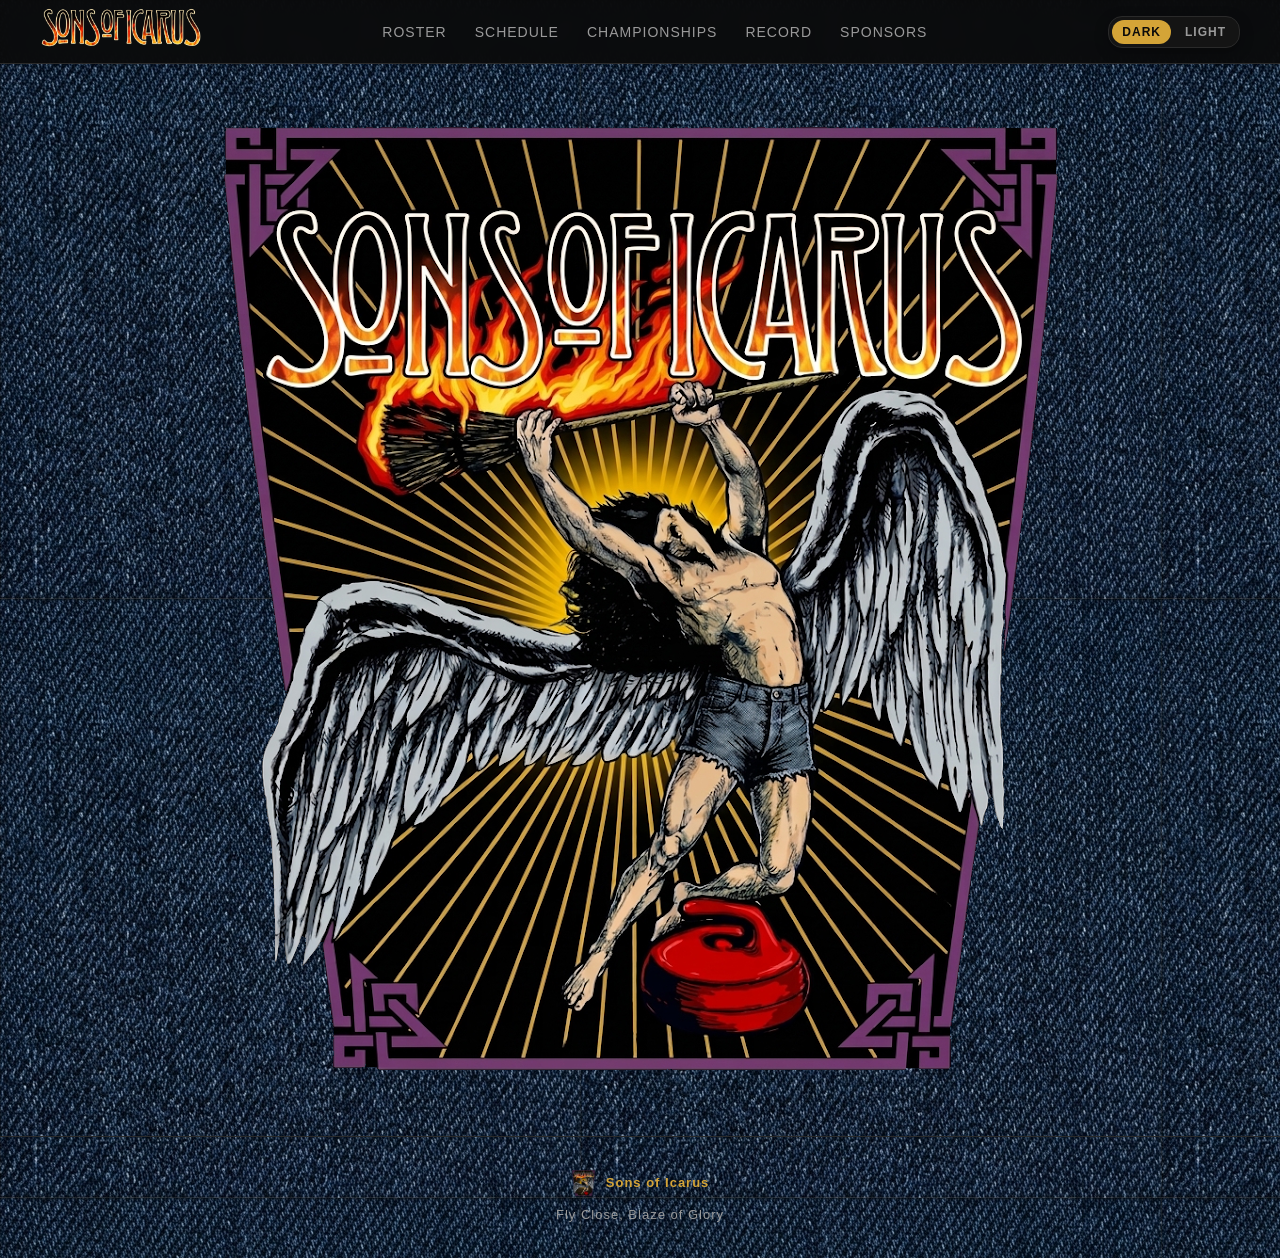
<file: index.html>
<!DOCTYPE html>
<html lang="en">
<head>
  <meta charset="UTF-8">
  <meta name="viewport" content="width=device-width, initial-scale=1.0">
  <title>Sons of Icarus</title>
  <link rel="icon" type="image/svg+xml" href="favicon.svg">
  <link rel="stylesheet" href="styles.css">
  <style>
    .splash {
      min-height: calc(100vh - 64px - 130px);
      display: flex;
      align-items: center;
      justify-content: center;
      padding: 24px;
    }

    .splash img {
      max-width: 90%;
      height: auto;
    }
  </style>
</head>
<body>

  <div id="nav"></div>

  <main class="splash">
    <img src="soi-logo2.png" alt="Sons of Icarus logo">
  </main>

  <div id="footer"></div>

  <script src="scripts.js"></script>
</body>
</html>
</file>
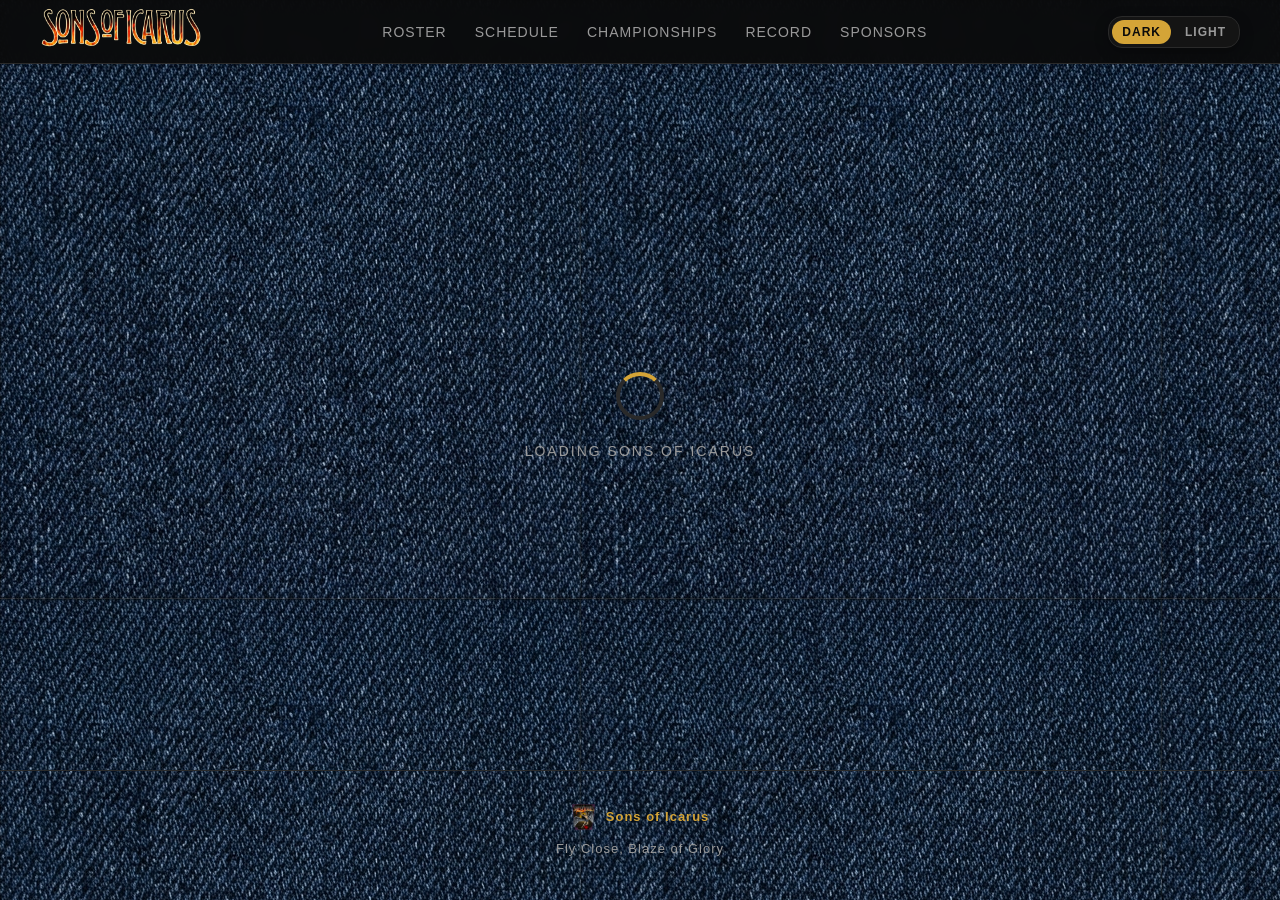
<file: qrcode.html>
<!DOCTYPE html>
<html lang="en">
<head>
  <meta charset="UTF-8">
  <meta name="viewport" content="width=device-width, initial-scale=1.0">
  <title>Sons of Icarus</title>
  <link rel="icon" type="image/svg+xml" href="favicon.svg">
  <link rel="stylesheet" href="styles.css">
  <style>
    .splash {
      min-height: calc(100vh - 64px - 130px);
      display: flex;
      flex-direction: column;
      align-items: center;
      justify-content: center;
      gap: 20px;
      padding: 24px;
      text-align: center;
    }

    .loader {
      width: 48px;
      height: 48px;
      border: 4px solid var(--border);
      border-top-color: var(--gold);
      border-radius: 50%;
      animation: spin 1s linear infinite;
    }

    @keyframes spin {
      to { transform: rotate(360deg); }
    }

    .splash p {
      color: var(--muted);
      letter-spacing: 2px;
      text-transform: uppercase;
      font-size: 14px;
    }
  </style>
</head>
<body>

  <div id="nav"></div>

  <main class="splash">
    <div class="loader"></div>
    <p>Loading Sons of Icarus</p>
  </main>

  <div id="footer"></div>

  <script src="scripts.js"></script>
  <script>
    setTimeout(function () {
      window.location.replace('/');
    }, 3000);
  </script>
</body>
</html>
</file>
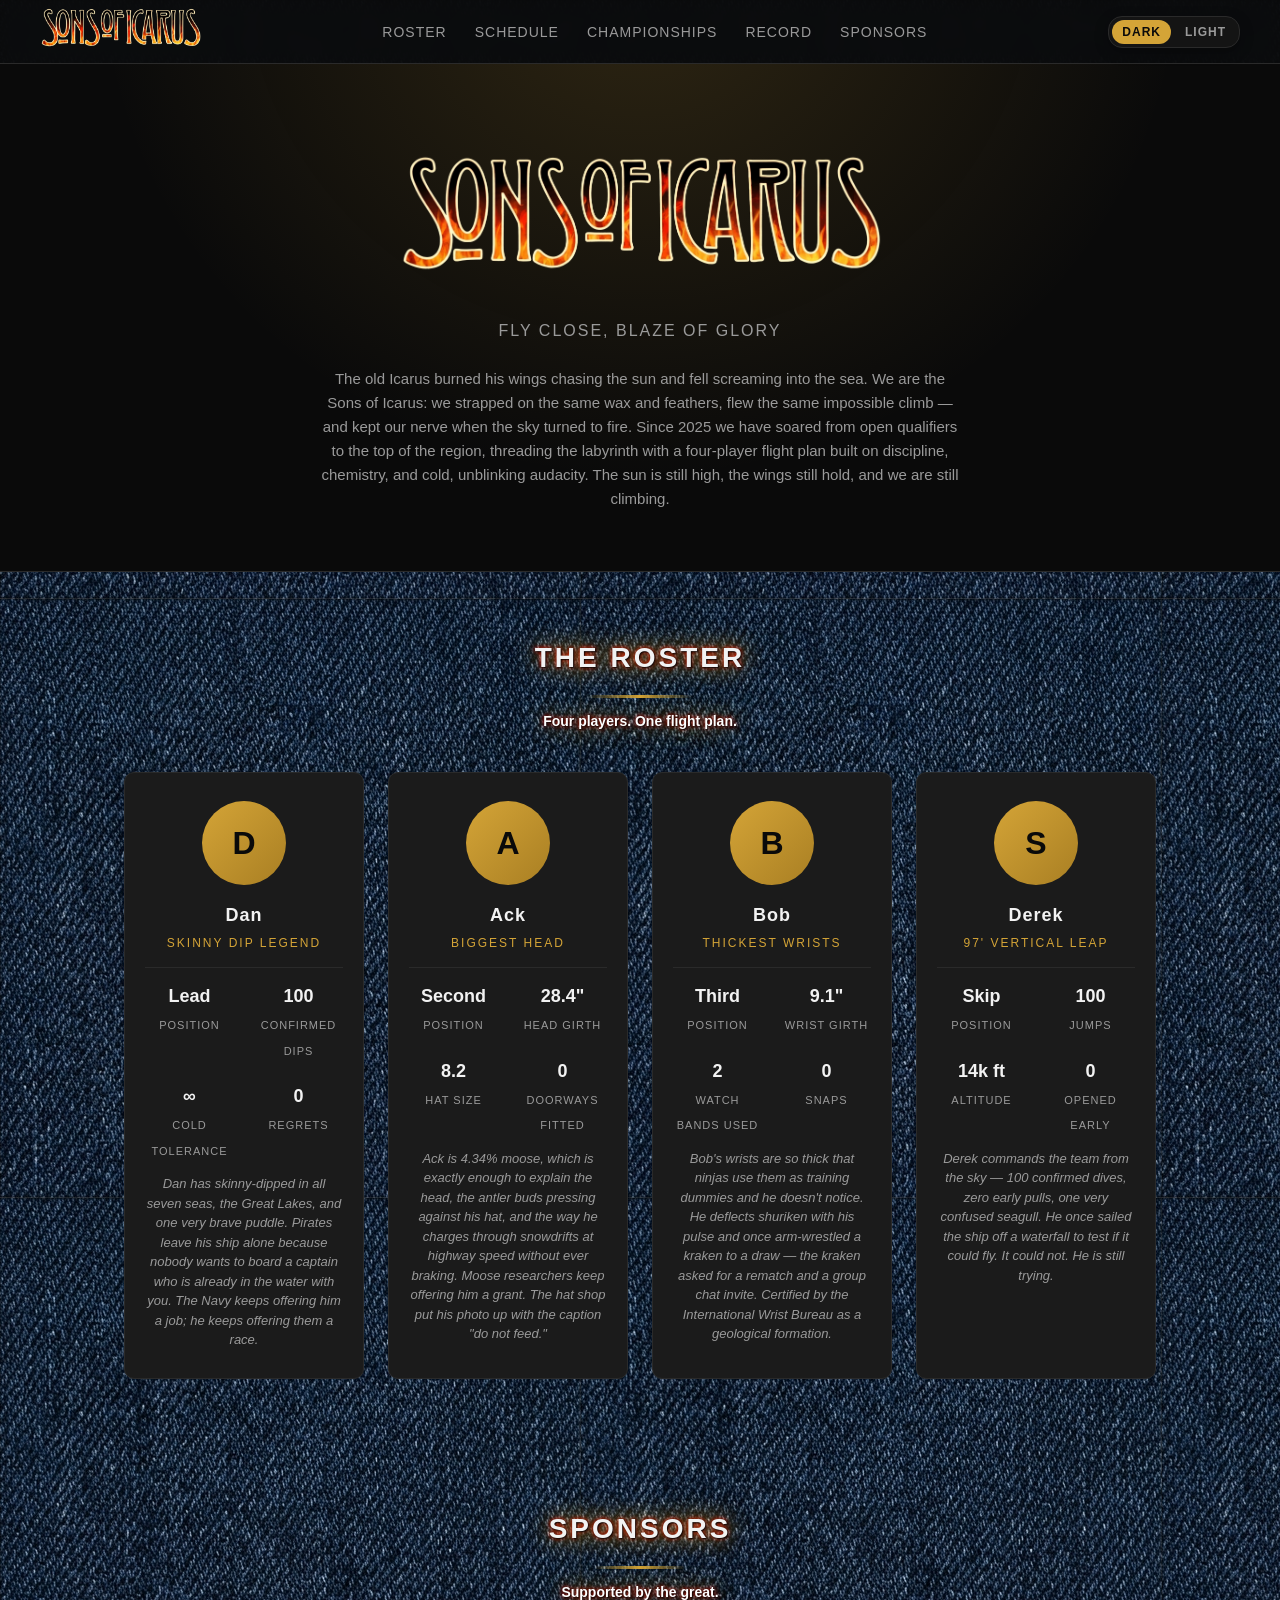
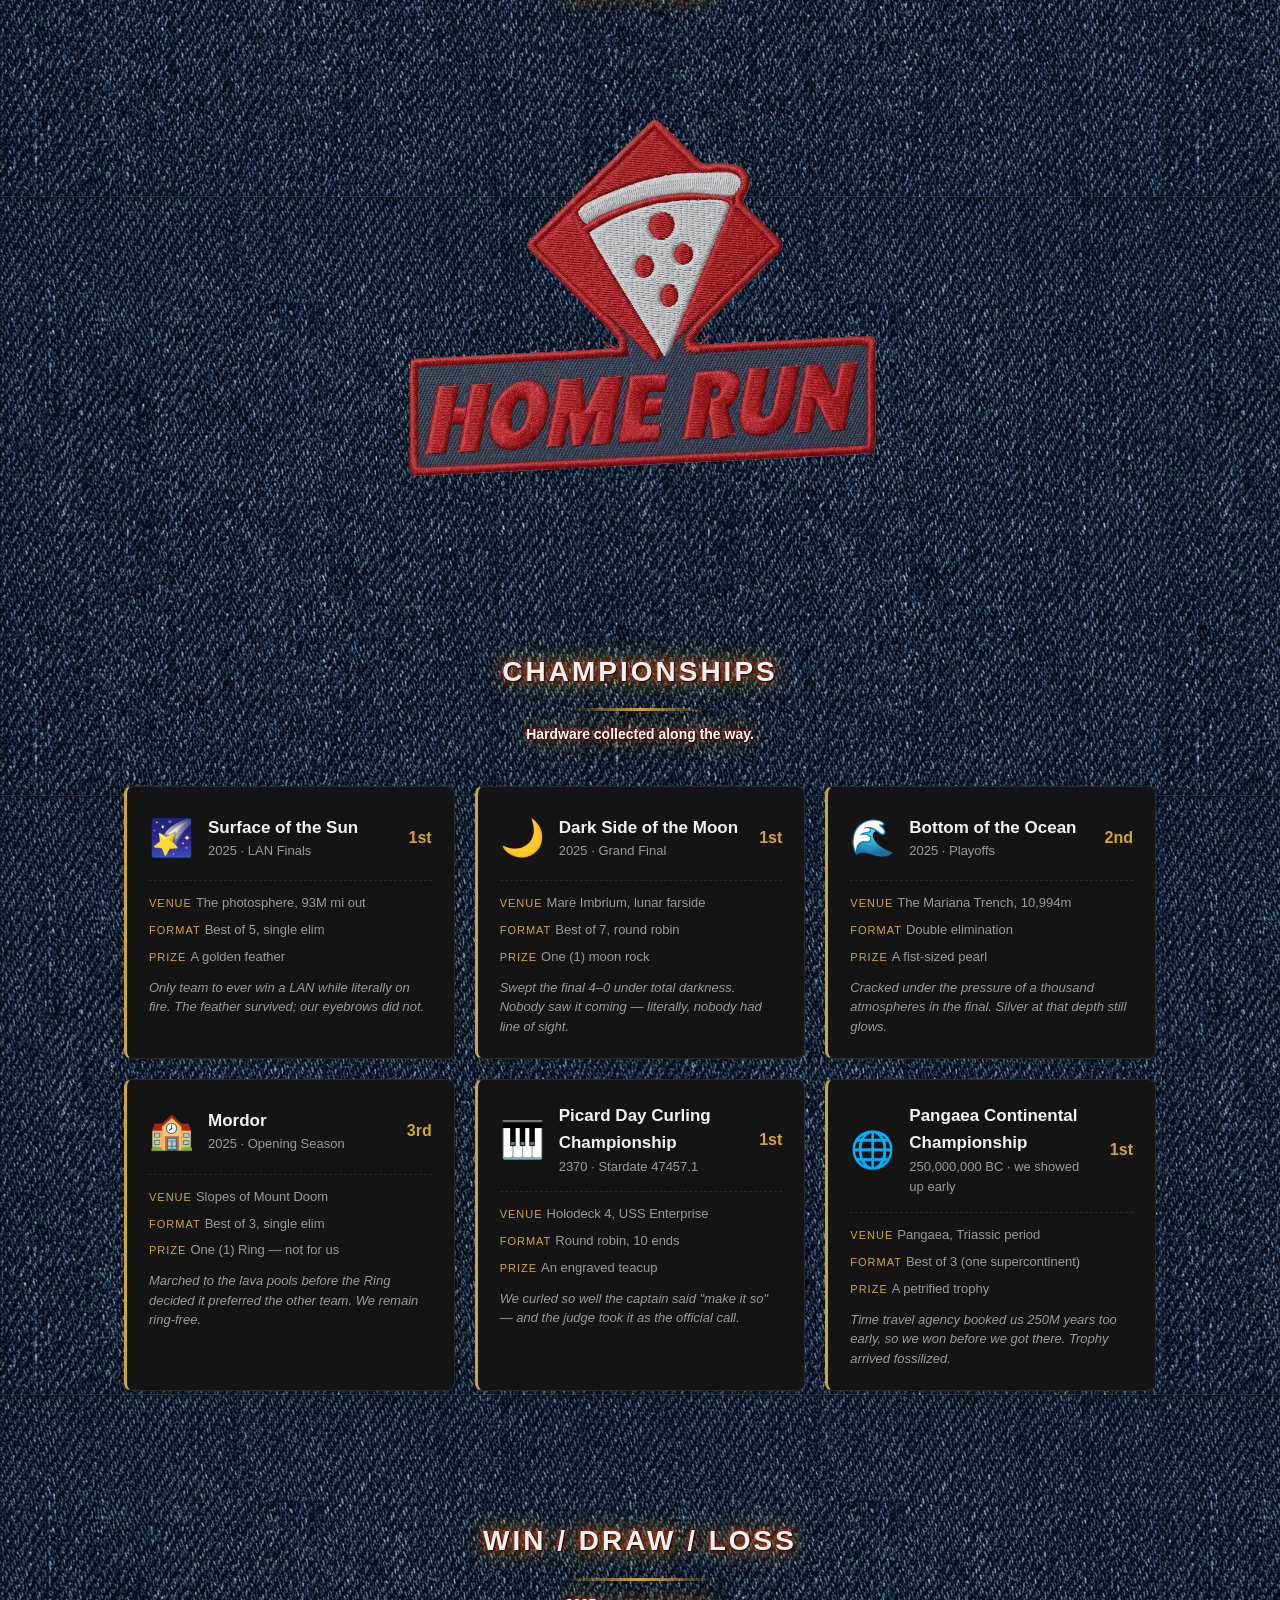
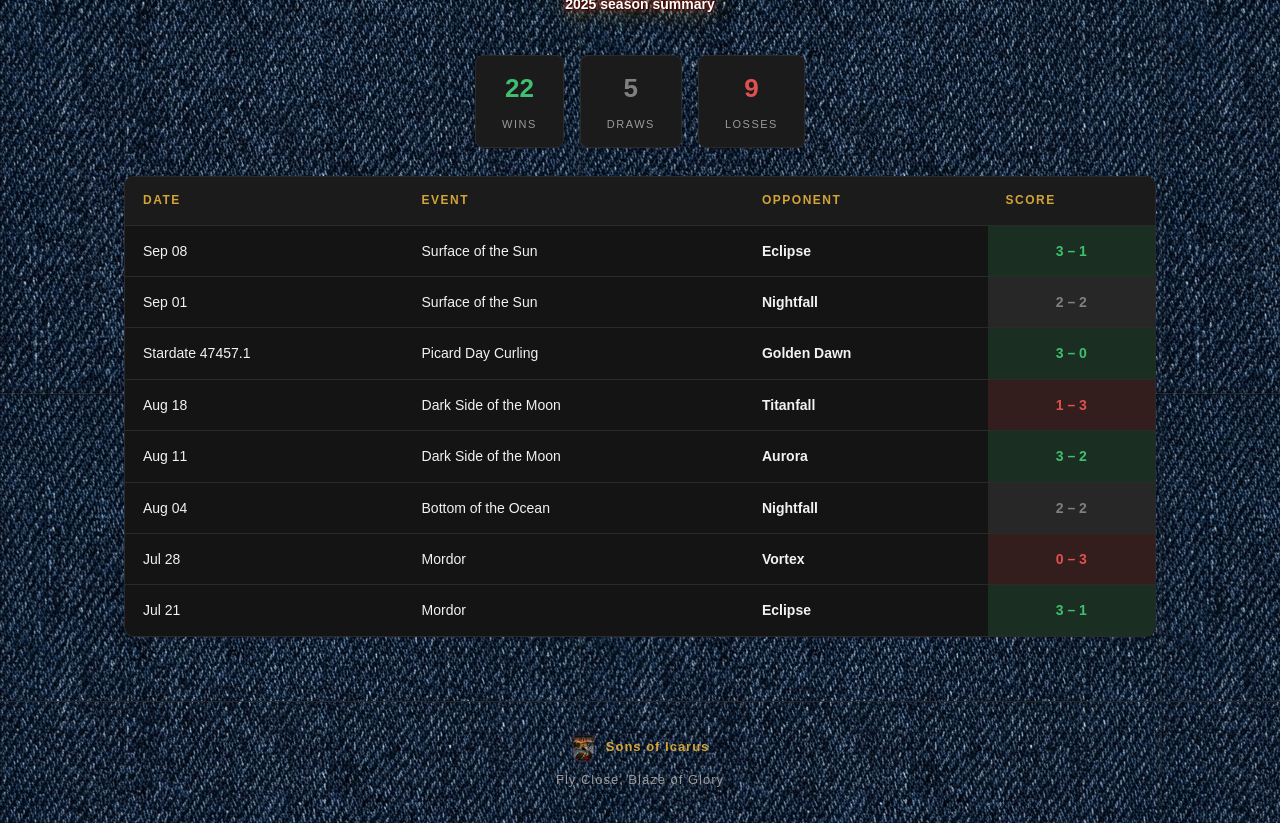
<file: team.html>
<!DOCTYPE html>
<html lang="en">
<head>
  <meta charset="UTF-8">
  <meta name="viewport" content="width=device-width, initial-scale=1.0">
  <title>Sons of Icarus — Team</title>
  <link rel="icon" type="image/svg+xml" href="favicon.svg">
  <link rel="stylesheet" href="styles.css">
</head>
<body>

  <div id="nav"></div>

  <header class="hero">
    <img class="logo" src="header-logo.png" alt="Sons of Icarus logo">
    <p class="tagline">Fly Close, Blaze of Glory</p>
    <p class="sub">
      The old Icarus burned his wings chasing the sun and fell screaming into the sea.
      We are the Sons of Icarus: we strapped on the same wax and feathers, flew the
      same impossible climb — and kept our nerve when the sky turned to fire.
      Since 2025 we have soared from open qualifiers to the top of the region,
      threading the labyrinth with a four-player flight plan built on discipline,
      chemistry, and cold, unblinking audacity. The sun is still high, the wings
      still hold, and we are still climbing.
    </p>
  </header>

  <section id="roster">
    <div class="section-header">
      <h2>The Roster</h2>
      <p class="section-intro">Four players. One flight plan.</p>
    </div>
    <div class="roster">

      <div class="player">
        <div class="avatar">D</div>
        <h3>Dan</h3>
        <p class="role">Skinny Dip Legend</p>
        <div class="stats">
          <div class="stat"><b>Lead</b><span>Position</span></div>
          <div class="stat"><b>100</b><span>Confirmed Dips</span></div>
          <div class="stat"><b>&#8734;</b><span>Cold Tolerance</span></div>
          <div class="stat"><b>0</b><span>Regrets</span></div>
        </div>
        <p class="bio">Dan has skinny-dipped in all seven seas, the Great Lakes, and one very brave puddle. Pirates leave his ship alone because nobody wants to board a captain who is already in the water with you. The Navy keeps offering him a job; he keeps offering them a race.</p>
      </div>

      <div class="player">
        <div class="avatar">A</div>
        <h3>Ack</h3>
        <p class="role">Biggest Head</p>
        <div class="stats">
          <div class="stat"><b>Second</b><span>Position</span></div>
          <div class="stat"><b>28.4"</b><span>Head Girth</span></div>
          <div class="stat"><b>8.2</b><span>Hat Size</span></div>
          <div class="stat"><b>0</b><span>Doorways Fitted</span></div>
        </div>
        <p class="bio">Ack is 4.34% moose, which is exactly enough to explain the head, the antler buds pressing against his hat, and the way he charges through snowdrifts at highway speed without ever braking. Moose researchers keep offering him a grant. The hat shop put his photo up with the caption "do not feed."</p>
      </div>

      <div class="player">
        <div class="avatar">B</div>
        <h3>Bob</h3>
        <p class="role">Thickest Wrists</p>
        <div class="stats">
          <div class="stat"><b>Third</b><span>Position</span></div>
          <div class="stat"><b>9.1"</b><span>Wrist Girth</span></div>
          <div class="stat"><b>2</b><span>Watch Bands Used</span></div>
          <div class="stat"><b>0</b><span>Snaps</span></div>
        </div>
        <p class="bio">Bob's wrists are so thick that ninjas use them as training dummies and he doesn't notice. He deflects shuriken with his pulse and once arm-wrestled a kraken to a draw — the kraken asked for a rematch and a group chat invite. Certified by the International Wrist Bureau as a geological formation.</p>
      </div>

      <div class="player">
        <div class="avatar">S</div>
        <h3>Derek</h3>
        <p class="role">97' Vertical Leap</p>
        <div class="stats">
          <div class="stat"><b>Skip</b><span>Position</span></div>
          <div class="stat"><b>100</b><span>Jumps</span></div>
          <div class="stat"><b>14k ft</b><span>Altitude</span></div>
          <div class="stat"><b>0</b><span>Opened Early</span></div>
        </div>
        <p class="bio">Derek commands the team from the sky — 100 confirmed dives, zero early pulls, one very confused seagull. He once sailed the ship off a waterfall to test if it could fly. It could not. He is still trying.</p>
      </div>

    </div>
  </section>

  <section id="sponsors" class="sponsors">
    <div class="section-header">
      <h2>Sponsors</h2>
      <p class="section-intro">Supported by the great.</p>
    </div>
    <a href="https://www.homeruneatery.com/" target="_blank" rel="noopener noreferrer">
      <img src="homerun.png" alt="Homerun Eatery">
    </a>
  </section>

  <section id="championships">
    <div class="section-header">
      <h2>Championships</h2>
      <p class="section-intro">Hardware collected along the way.</p>
    </div>
    <div class="trophies">

      <div class="trophy">
        <div class="trophy-head">
          <div class="cup">&#127776;</div>
          <div>
            <h3>Surface of the Sun</h3>
            <p class="event">2025 · LAN Finals</p>
          </div>
          <div class="place">1st</div>
        </div>
        <div class="trophy-meta">
          <span><span class="tag">Venue</span>The photosphere, 93M mi out</span>
          <span><span class="tag">Format</span>Best of 5, single elim</span>
          <span><span class="tag">Prize</span>A golden feather</span>
        </div>
        <p class="lore">Only team to ever win a LAN while literally on fire. The feather survived; our eyebrows did not.</p>
      </div>

      <div class="trophy">
        <div class="trophy-head">
          <div class="cup">&#127769;</div>
          <div>
            <h3>Dark Side of the Moon</h3>
            <p class="event">2025 · Grand Final</p>
          </div>
          <div class="place">1st</div>
        </div>
        <div class="trophy-meta">
          <span><span class="tag">Venue</span>Mare Imbrium, lunar farside</span>
          <span><span class="tag">Format</span>Best of 7, round robin</span>
          <span><span class="tag">Prize</span>One (1) moon rock</span>
        </div>
        <p class="lore">Swept the final 4–0 under total darkness. Nobody saw it coming — literally, nobody had line of sight.</p>
      </div>

      <div class="trophy">
        <div class="trophy-head">
          <div class="cup">&#127754;</div>
          <div>
            <h3>Bottom of the Ocean</h3>
            <p class="event">2025 · Playoffs</p>
          </div>
          <div class="place">2nd</div>
        </div>
        <div class="trophy-meta">
          <span><span class="tag">Venue</span>The Mariana Trench, 10,994m</span>
          <span><span class="tag">Format</span>Double elimination</span>
          <span><span class="tag">Prize</span>A fist-sized pearl</span>
        </div>
        <p class="lore">Cracked under the pressure of a thousand atmospheres in the final. Silver at that depth still glows.</p>
      </div>

      <div class="trophy">
        <div class="trophy-head">
          <div class="cup">&#127979;</div>
          <div>
            <h3>Mordor</h3>
            <p class="event">2025 · Opening Season</p>
          </div>
          <div class="place">3rd</div>
        </div>
        <div class="trophy-meta">
          <span><span class="tag">Venue</span>Slopes of Mount Doom</span>
          <span><span class="tag">Format</span>Best of 3, single elim</span>
          <span><span class="tag">Prize</span>One (1) Ring — not for us</span>
        </div>
        <p class="lore">Marched to the lava pools before the Ring decided it preferred the other team. We remain ring-free.</p>
      </div>

      <div class="trophy">
        <div class="trophy-head">
          <div class="cup">&#127929;</div>
          <div>
            <h3>Picard Day Curling Championship</h3>
            <p class="event">2370 · Stardate 47457.1</p>
          </div>
          <div class="place">1st</div>
        </div>
        <div class="trophy-meta">
          <span><span class="tag">Venue</span>Holodeck 4, USS Enterprise</span>
          <span><span class="tag">Format</span>Round robin, 10 ends</span>
          <span><span class="tag">Prize</span>An engraved teacup</span>
        </div>
        <p class="lore">We curled so well the captain said "make it so" — and the judge took it as the official call.</p>
      </div>

      <div class="trophy">
        <div class="trophy-head">
          <div class="cup">&#127760;</div>
          <div>
            <h3>Pangaea Continental Championship</h3>
            <p class="event">250,000,000 BC · we showed up early</p>
          </div>
          <div class="place">1st</div>
        </div>
        <div class="trophy-meta">
          <span><span class="tag">Venue</span>Pangaea, Triassic period</span>
          <span><span class="tag">Format</span>Best of 3 (one supercontinent)</span>
          <span><span class="tag">Prize</span>A petrified trophy</span>
        </div>
        <p class="lore">Time travel agency booked us 250M years too early, so we won before we got there. Trophy arrived fossilized.</p>
      </div>

    </div>
  </section>

  <section id="record">
    <div class="section-header">
      <h2>Win / Draw / Loss</h2>
      <p class="section-intro">2025 season summary</p>
    </div>

    <div class="record">
      <div class="chip win"><b>22</b><span>Wins</span></div>
      <div class="chip draw"><b>5</b><span>Draws</span></div>
      <div class="chip loss"><b>9</b><span>Losses</span></div>
    </div>

    <div class="table-wrap">
      <table>
        <thead>
          <tr>
            <th>Date</th>
            <th>Event</th>
            <th>Opponent</th>
            <th>Score</th>
          </tr>
        </thead>
        <tbody>
          <tr>
            <td>Sep 08</td>
            <td>Surface of the Sun</td>
            <td class="opponent">Eclipse</td>
            <td class="score win">3 – 1</td>
          </tr>
          <tr>
            <td>Sep 01</td>
            <td>Surface of the Sun</td>
            <td class="opponent">Nightfall</td>
            <td class="score draw">2 – 2</td>
          </tr>
          <tr>
            <td>Stardate 47457.1</td>
            <td>Picard Day Curling</td>
            <td class="opponent">Golden Dawn</td>
            <td class="score win">3 – 0</td>
          </tr>
          <tr>
            <td>Aug 18</td>
            <td>Dark Side of the Moon</td>
            <td class="opponent">Titanfall</td>
            <td class="score loss">1 – 3</td>
          </tr>
          <tr>
            <td>Aug 11</td>
            <td>Dark Side of the Moon</td>
            <td class="opponent">Aurora</td>
            <td class="score win">3 – 2</td>
          </tr>
          <tr>
            <td>Aug 04</td>
            <td>Bottom of the Ocean</td>
            <td class="opponent">Nightfall</td>
            <td class="score draw">2 – 2</td>
          </tr>
          <tr>
            <td>Jul 28</td>
            <td>Mordor</td>
            <td class="opponent">Vortex</td>
            <td class="score loss">0 – 3</td>
          </tr>
          <tr>
            <td>Jul 21</td>
            <td>Mordor</td>
            <td class="opponent">Eclipse</td>
            <td class="score win">3 – 1</td>
          </tr>
        </tbody>
      </table>
    </div>
  </section>

  <div id="footer"></div>

  <script src="scripts.js"></script>

</body>
</html>
</file>
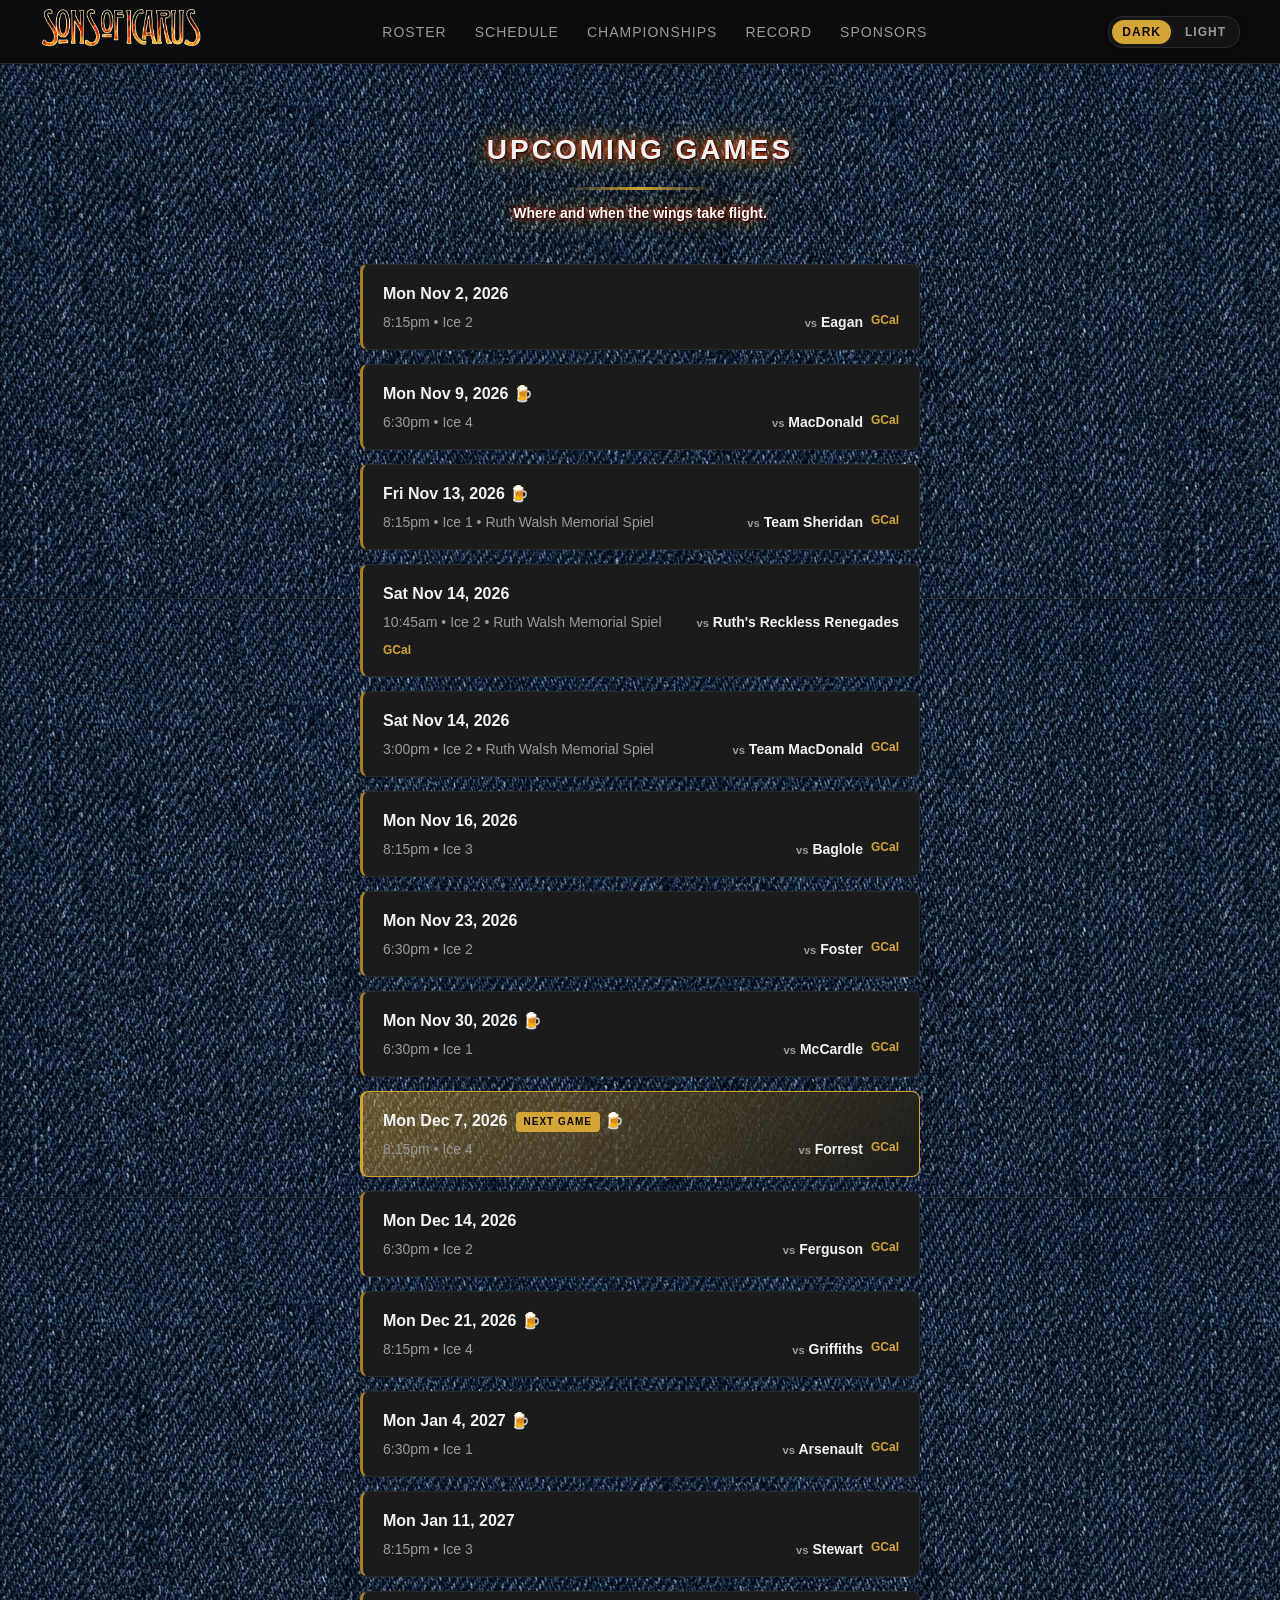
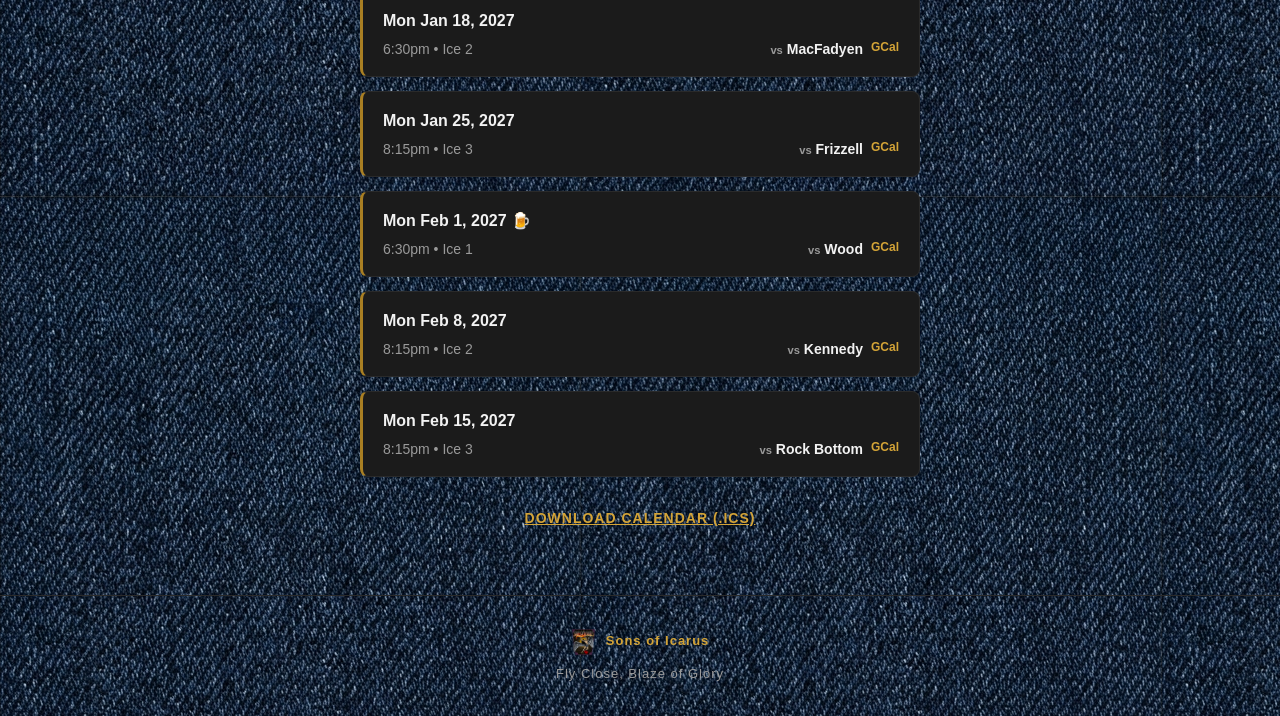
<file: team_schedule.html>
<!DOCTYPE html>
<html lang="en">
<head>
  <meta charset="UTF-8">
  <meta name="viewport" content="width=device-width, initial-scale=1.0">
  <title>Sons of Icarus — Schedule</title>
  <link rel="icon" type="image/svg+xml" href="favicon.svg">
  <link rel="stylesheet" href="styles.css">
  <style>
    .dl { text-align: center; margin: 28px 0 0; }
    .dl a { color: var(--gold); font-weight: 700; font-size: 14px; letter-spacing: 1px; text-transform: uppercase; }
    .schedule { list-style: none; margin: 0 auto; padding: 0; max-width: 560px; }
    .schedule li { background: var(--card); border: 1px solid var(--border);
                   border-left: 3px solid var(--gold-dark); border-radius: 8px;
                   margin-bottom: 14px; padding: 16px 20px; }
    .schedule .date { font-weight: 700; color: var(--text); }
    .schedule .details { display: flex; justify-content: space-between; gap: 8px;
                         margin-top: 4px; color: var(--muted); font-size: 14px; flex-wrap: wrap; }
    .schedule .opp { font-weight: 600; color: var(--text); margin-left: auto; text-align: right; }
    .schedule .vs { color: var(--muted); font-size: 0.8em; }
    .schedule .gc { color: var(--gold); font-weight: 700; font-size: 12px; text-decoration: none; }
    .schedule .gc:hover { text-decoration: underline; }
    .schedule li.next { border-color: var(--gold); border-left-color: var(--gold);
                        background: linear-gradient(135deg, rgba(212, 164, 55, 0.45), var(--card)); }
    .schedule .next-badge { display: inline-block; background: var(--gold); color: var(--bg);
                            border-radius: 4px; font-size: 10px; font-weight: 700;
                            letter-spacing: 1px; padding: 2px 8px; margin-left: 8px;
                            vertical-align: middle; text-transform: uppercase; }
  </style>
</head>
<body>

  <div id="nav"></div>

  <section id="schedule">
    <div class="section-header">
      <h2>Upcoming Games</h2>
      <p class="section-intro">Where and when the wings take flight.</p>
    </div>
    <ul class="schedule">
  <li data-date="2026-11-02"><div class="date">Mon Nov 2, 2026</div>
    <div class="details"><span>8:15pm &bull; Ice 2</span><span class="opp"><span class="vs">vs</span> Eagan</span></div></li>
  <li data-date="2026-11-09"><div class="date">Mon Nov 9, 2026</div>
    <div class="details"><span>6:30pm &bull; Ice 4</span><span class="opp"><span class="vs">vs</span> MacDonald</span></div></li>
  <li data-date="2026-11-13" class="spiel"><div class="date">Fri Nov 13, 2026</div>
    <div class="details"><span>8:15pm &bull; Ice 1 &bull; Ruth Walsh Memorial Spiel</span><span class="opp"><span class="vs">vs</span> Team Sheridan</span></div></li>
  <li data-date="2026-11-14" class="spiel"><div class="date">Sat Nov 14, 2026</div>
    <div class="details"><span>10:45am &bull; Ice 2 &bull; Ruth Walsh Memorial Spiel</span><span class="opp"><span class="vs">vs</span> Ruth's Reckless Renegades</span></div></li>
  <li data-date="2026-11-14" class="spiel"><div class="date">Sat Nov 14, 2026</div>
    <div class="details"><span>3:00pm &bull; Ice 2 &bull; Ruth Walsh Memorial Spiel</span><span class="opp"><span class="vs">vs</span> Team MacDonald</span></div></li>
  <li data-date="2026-11-16"><div class="date">Mon Nov 16, 2026</div>
    <div class="details"><span>8:15pm &bull; Ice 3</span><span class="opp"><span class="vs">vs</span> Baglole</span></div></li>
  <li data-date="2026-11-23"><div class="date">Mon Nov 23, 2026</div>
    <div class="details"><span>6:30pm &bull; Ice 2</span><span class="opp"><span class="vs">vs</span> Foster</span></div></li>
  <li data-date="2026-11-30"><div class="date">Mon Nov 30, 2026</div>
    <div class="details"><span>6:30pm &bull; Ice 1</span><span class="opp"><span class="vs">vs</span> McCardle</span></div></li>
  <li data-date="2026-12-07"><div class="date">Mon Dec 7, 2026</div>
    <div class="details"><span>8:15pm &bull; Ice 4</span><span class="opp"><span class="vs">vs</span> Forrest</span></div></li>
  <li data-date="2026-12-14"><div class="date">Mon Dec 14, 2026</div>
    <div class="details"><span>6:30pm &bull; Ice 2</span><span class="opp"><span class="vs">vs</span> Ferguson</span></div></li>
  <li data-date="2026-12-21"><div class="date">Mon Dec 21, 2026</div>
    <div class="details"><span>8:15pm &bull; Ice 4</span><span class="opp"><span class="vs">vs</span> Griffiths</span></div></li>
  <li data-date="2027-01-04"><div class="date">Mon Jan 4, 2027</div>
    <div class="details"><span>6:30pm &bull; Ice 1</span><span class="opp"><span class="vs">vs</span> Arsenault</span></div></li>
  <li data-date="2027-01-11"><div class="date">Mon Jan 11, 2027</div>
    <div class="details"><span>8:15pm &bull; Ice 3</span><span class="opp"><span class="vs">vs</span> Stewart</span></div></li>
  <li data-date="2027-01-18"><div class="date">Mon Jan 18, 2027</div>
    <div class="details"><span>6:30pm &bull; Ice 2</span><span class="opp"><span class="vs">vs</span> MacFadyen</span></div></li>
  <li data-date="2027-01-25"><div class="date">Mon Jan 25, 2027</div>
    <div class="details"><span>8:15pm &bull; Ice 3</span><span class="opp"><span class="vs">vs</span> Frizzell</span></div></li>
  <li data-date="2027-02-01"><div class="date">Mon Feb 1, 2027</div>
    <div class="details"><span>6:30pm &bull; Ice 1</span><span class="opp"><span class="vs">vs</span> Wood</span></div></li>
  <li data-date="2027-02-08"><div class="date">Mon Feb 8, 2027</div>
    <div class="details"><span>8:15pm &bull; Ice 2</span><span class="opp"><span class="vs">vs</span> Kennedy</span></div></li>
  <li data-date="2027-02-15"><div class="date">Mon Feb 15, 2027</div>
    <div class="details"><span>8:15pm &bull; Ice 3</span><span class="opp"><span class="vs">vs</span> Rock Bottom</span></div></li>
  </ul>
    <p class="dl"><a id="ics-link" href="#" download="sons-of-icarus-schedule.ics">Download calendar (.ics)</a></p>
  </section>

  <div id="footer"></div>

  <script src="scripts.js"></script>

  <script>
  const items = Array.from(document.querySelectorAll("li[data-date]"));
  const now = new Date();
  const gameTime = s => {
    const m = s.match(/(\d{1,2}):(\d{2})\s*([ap]m)?/i);
    if (!m) return null;
    return [parseInt(m[1], 10) % 12 + (m[3] ? (/pm/i.test(m[3]) ? 12 : 0) : 12), parseInt(m[2], 10)];
  };
  const endOf = li => {
    const d = new Date(li.dataset.date + "T00:00:00");
    const info = li.querySelector(".details span");
    const t = info ? gameTime(info.textContent) : null;
    if (t) d.setHours(t[0], t[1] + 90, 0, 0);
    else d.setHours(23, 59, 59, 999);
    return d;
  };
  const next = items.filter(li => !li.classList.contains("tbd")).find(li => endOf(li) >= now);
  if (next) {
    next.classList.add("next");
    const badge = document.createElement("span");
    badge.className = "next-badge";
    badge.textContent = "NEXT GAME";
    next.querySelector(".date").appendChild(badge);
  }
  for (const li of items) {
    const info = li.querySelector(".details span");
    if (info && /Ice [14]/.test(info.textContent)) {
      li.querySelector(".date").appendChild(document.createTextNode(" \u{1F37A}"));
    }
  }
  const pad2 = n => String(n).padStart(2, "0");
  const icsEscape = s => s.replace(/\\/g, "\\\\").replace(/;/g, "\\;").replace(/,/g, "\\,").replace(/\n/g, "\\n");
  for (const li of items) {
    const date = li.dataset.date.replace(/-/g, "");
    const info = li.querySelector(".details span").textContent;
    const oppEl = li.querySelector(".opp");
    const opp = oppEl ? oppEl.textContent.replace(/^vs\s*/, "").trim() : "";
    const t = gameTime(info);
    let dates;
    if (t) {
      const s = t[0] * 60 + t[1];
      const e = s + 90;
      dates = date + "T" + pad2(Math.floor(s / 60)) + pad2(s % 60) + "00/" +
              date + "T" + pad2(Math.floor(e / 60) % 24) + pad2(e % 60) + "00";
    } else {
      dates = date + "/" + date;
    }
    let text = oppEl && oppEl.querySelector(".vs") ? "Sons of Icarus vs " + opp : opp;
    if (li.classList.contains("spiel") && text) text += " (Ruth Walsh Memorial Spiel)";
    const params = new URLSearchParams({ action: "TEMPLATE", text, dates });
    const loc = info.match(/Ice\s*(\S+)/);
    if (loc) params.set("location", "Ice " + loc[1]);
    const a = document.createElement("a");
    a.className = "gc";
    a.href = "https://calendar.google.com/calendar/render?" + params.toString();
    a.target = "_blank";
    a.rel = "noopener";
    a.title = "Add to Google Calendar";
    a.textContent = "GCal";
    li.querySelector(".details").appendChild(a);
  }
  function buildIcs() {
    const stamp = new Date().toISOString().replace(/[-:]/g, "").split(".")[0] + "Z";
    const lines = ["BEGIN:VCALENDAR", "VERSION:2.0", "PRODID:-//sonsoficarus.org//Schedule//EN", "CALSCALE:GREGORIAN"];
    items.forEach(li => {
      const date = li.dataset.date.replace(/-/g, "");
      const infoEl = li.querySelector(".details span");
      const info = infoEl ? infoEl.textContent : "";
      const oppEl = li.querySelector(".opp");
      const opp = oppEl ? oppEl.textContent.replace(/^vs\s*/, "").trim() : "";
      const timeArr = gameTime(info);
      let summary = oppEl && oppEl.querySelector(".vs") ? "Sons of Icarus vs " + opp : opp;
      if (li.classList.contains("spiel") && summary) summary += " (Ruth Walsh Memorial Spiel)";
      const slug = s => s.toLowerCase().replace(/[^a-z0-9]+/g, "-").replace(/^-+|-+$/g, "");
      const uid = "soi-" + date + (li.classList.contains("spiel") ? "-spiel-" + slug(opp || info) : timeArr ? "" : "-" + slug(info)) + "@sonsoficarus.org";
      lines.push("BEGIN:VEVENT", "UID:" + uid, "DTSTAMP:" + stamp, "SUMMARY:" + icsEscape(summary));
      const loc = info.match(/Ice\s*(\S+)/);
      if (loc) lines.push("LOCATION:Ice " + loc[1]);
      if (timeArr) {
        const start = timeArr[0] * 60 + timeArr[1];
        const end = start + 90;
        lines.push("DTSTART:" + date + "T" + pad2(Math.floor(start / 60) % 24) + pad2(start % 60) + "00",
                   "DTEND:" + date + "T" + pad2(Math.floor(end / 60) % 24) + pad2(end % 60) + "00");
      } else {
        lines.push("DTSTART;VALUE=DATE:" + date);
      }
      lines.push("END:VEVENT");
    });
    lines.push("END:VCALENDAR");
    return lines.join("\r\n");
  }
  document.getElementById("ics-link").addEventListener("click", function (e) {
    e.preventDefault();
    const blob = new Blob([buildIcs()], { type: "text/calendar" });
    const a = document.createElement("a");
    a.href = URL.createObjectURL(blob);
    a.download = this.getAttribute("download");
    document.body.appendChild(a);
    a.click();
    a.remove();
    setTimeout(() => URL.revokeObjectURL(a.href), 1000);
  });
</script>
</body>
</html>
</file>
<file: styles.css>
:root {
  --bg: #0a0a0a;
  --panel: #141414;
  --card: #1b1b1b;
  --border: #2a2a2a;
  --gold: #d4a437;
  --gold-dark: #a97f23;
  --text: #f2f2f2;
  --muted: #9a9a9a;
  --green: #3fbf6f;
  --red: #e05050;
  --gray: #808080;
  --nav-bg: rgba(10, 10, 10, 0.92);
  --body-img: url("darkbg.png");
}

body.light {
  --bg: #e9e6e0;
  --panel: #ffffff;
  --card: #f4f2ec;
  --border: #c9c3b4;
  --gold: #d4a437;
  --gold-dark: #a97f23;
  --text: #1a1a1a;
  --muted: #5c5c5c;
  --nav-bg: rgba(255, 255, 255, 0.9);
  --body-img: url("lightbg.png");
}

* { box-sizing: border-box; margin: 0; padding: 0; }

html { scroll-behavior: smooth; }

[id] { scroll-margin-top: 80px; }

body {
  font-family: "Segoe UI", "Helvetica Neue", Arial, sans-serif;
  padding-top: 64px;
  background-color: var(--bg);
  background-image: var(--body-img);
  background-repeat: repeat;
  color: var(--text);
  line-height: 1.6;
}

/* ---------- Nav ---------- */
nav {
  position: fixed;
  top: 0;
  left: 0;
  right: 0;
  z-index: 100;
  display: flex;
  align-items: center;
  justify-content: space-between;
  padding: 0 40px;
  height: 64px;
  background: var(--nav-bg);
  border-bottom: 1px solid var(--border);
  backdrop-filter: blur(8px);
}

nav .brand {
  display: flex;
  align-items: center;
  gap: 12px;
  font-weight: 700;
  letter-spacing: 2px;
  text-transform: uppercase;
}

nav .brand img { height: 40px; width: auto; }

nav .brand span { color: var(--gold); }

nav ul {
  display: flex;
  list-style: none;
  gap: 28px;
}

nav a {
  color: var(--muted);
  text-decoration: none;
  font-size: 14px;
  letter-spacing: 1px;
  text-transform: uppercase;
  transition: color 0.2s;
}

nav a:hover { color: var(--gold); }

.nav-toggle {
  display: none;
  flex-direction: column;
  align-items: center;
  justify-content: center;
  gap: 5px;
  width: 40px;
  height: 40px;
  padding: 0;
  background: transparent;
  border: 1px solid var(--gold);
  border-radius: 8px;
  cursor: pointer;
}

.nav-toggle span {
  display: block;
  width: 20px;
  height: 2px;
  background: var(--gold);
  border-radius: 1px;
}

/* ---------- Theme toggle ---------- */
.theme-toggle {
  display: flex;
  flex-direction: row;
  gap: 4px;
  background: var(--panel);
  border: 1px solid var(--border);
  border-radius: 14px;
  padding: 3px;
  box-shadow: 0 4px 14px rgba(0, 0, 0, 0.3);
}

.theme-toggle button {
  border: none;
  background: transparent;
  color: var(--muted);
  padding: 5px 10px;
  border-radius: 12px;
  cursor: pointer;
  font-size: 12px;
  font-weight: 700;
  letter-spacing: 1px;
  text-transform: uppercase;
  transition: background 0.2s, color 0.2s;
}

.theme-toggle button.active {
  background: var(--gold);
  color: #0a0a0a;
}

/* ---------- Hero ---------- */
header.hero {
  text-align: center;
  padding: 90px 20px 60px;
  background:
    radial-gradient(ellipse at 50% -20%, rgba(212, 164, 55, 0.18), transparent 60%),
    var(--bg);
  border-bottom: 1px solid var(--border);
}

header.hero img.logo {
  height: 120px;
  width: auto;
  margin-bottom: 24px;
}

header.hero h1 {
  font-size: 44px;
  letter-spacing: 6px;
  text-transform: uppercase;
  color: var(--gold);
}

header.hero p.tagline {
  margin-top: 12px;
  color: var(--muted);
  font-size: 16px;
  letter-spacing: 2px;
  text-transform: uppercase;
}

header.hero p.sub {
  margin: 24px auto 0;
  max-width: 640px;
  color: var(--muted);
  font-size: 15px;
}

/* ---------- Section shell ---------- */
section {
  max-width: 1080px;
  margin: 0 auto;
  padding: 64px 24px;
}

section h2 {
  text-align: center;
  font-size: 28px;
  letter-spacing: 3px;
  text-transform: uppercase;
  margin-bottom: 8px;
  color: var(--text);
}

section h2::after {
  content: "";
  display: block;
  width: 50%;
  height: 3px;
  margin: 14px auto 0;
  background: linear-gradient(90deg, transparent, var(--gold), transparent);
  border-radius: 2px;
}

section .section-intro {
  text-align: center;
  color: var(--muted);
  font-size: 14px;
  font-weight: 700;
  margin: 12px 0 40px;
}

.section-header {
  width: fit-content;
  margin-inline: auto;
  margin-bottom: 28px;
  color: white;
  text-shadow: 1px 1px 2px black, 0 0 25px orange, 0 0 5px red;
}

.section-header .section-intro {
  color: white;
  text-shadow: 1px 1px 2px black, 0 0 25px orange, 0 0 5px red;
}

body.light .section-header,
body.light .section-header .section-intro {
  color: black;
  text-shadow: 1px 1px 2px white, 0 0 25px orange, 0 0 5px red;
}

body.light .section-intro {
  font-size: 15px;
}

/* ---------- Roster ---------- */
.roster {
  display: grid;
  grid-template-columns: repeat(auto-fit, minmax(240px, 1fr));
  gap: 24px;
}

.player {
  background: var(--card);
  border: 1px solid var(--border);
  border-radius: 10px;
  padding: 28px 20px;
  text-align: center;
  transition: transform 0.2s, border-color 0.2s;
}

.player:hover {
  transform: translateY(-4px);
  border-color: var(--gold);
}

.avatar {
  width: 84px;
  height: 84px;
  margin: 0 auto 16px;
  border-radius: 50%;
  display: flex;
  align-items: center;
  justify-content: center;
  font-size: 32px;
  font-weight: 700;
  color: var(--bg);
  background: linear-gradient(135deg, var(--gold), var(--gold-dark));
}

.player h3 {
  font-size: 18px;
  letter-spacing: 1px;
}

.player .role {
  color: var(--gold);
  font-size: 12px;
  text-transform: uppercase;
  letter-spacing: 2px;
  margin: 4px 0 14px;
}

.player .realname {
  color: var(--muted);
  font-size: 13px;
  margin-bottom: 14px;
}

.stats {
  display: grid;
  grid-template-columns: 1fr 1fr;
  justify-content: center;
  gap: 20px;
  border-top: 1px solid var(--border);
  padding-top: 14px;
}

.stats .stat b {
  display: block;
  font-size: 18px;
  color: var(--text);
}

.stats .stat span {
  font-size: 11px;
  text-transform: uppercase;
  color: var(--muted);
  letter-spacing: 1px;
}

.player .bio {
  font-size: 13px;
  color: var(--muted);
  font-style: italic;
  line-height: 1.5;
  margin-top: 12px;
}

/* ---------- Championships ---------- */
.trophies {
  display: grid;
  grid-template-columns: repeat(auto-fit, minmax(320px, 1fr));
  gap: 20px;
}

.trophy {
  background: var(--panel);
  border: 1px solid var(--border);
  border-left: 3px solid var(--gold);
  border-radius: 8px;
  padding: 22px;
}

.trophy-head {
  display: flex;
  gap: 14px;
  align-items: center;
  margin-bottom: 14px;
}

.trophy .cup {
  font-size: 36px;
  flex-shrink: 0;
}

.trophy h3 {
  font-size: 17px;
}

.trophy .event {
  color: var(--muted);
  font-size: 13px;
}

.trophy .place {
  margin-left: auto;
  text-align: right;
  font-weight: 700;
  color: var(--gold);
  white-space: nowrap;
}

.trophy-meta {
  display: flex;
  flex-wrap: wrap;
  gap: 6px 18px;
  font-size: 13px;
  color: var(--muted);
  border-top: 1px dashed var(--border);
  padding-top: 12px;
  margin-bottom: 10px;
}

.trophy-meta .tag {
  color: var(--gold);
  text-transform: uppercase;
  letter-spacing: 1px;
  font-size: 11px;
  margin-right: 4px;
}

.trophy .lore {
  font-size: 13px;
  color: var(--muted);
  font-style: italic;
  line-height: 1.5;
}

/* ---------- Table ---------- */
.table-wrap {
  overflow-x: auto;
  border: 1px solid var(--border);
  border-radius: 10px;
  background: var(--panel);
}

table {
  width: 100%;
  border-collapse: collapse;
  min-width: 640px;
}

th, td {
  padding: 14px 18px;
  text-align: left;
  font-size: 14px;
}

thead th {
  background: var(--card);
  color: var(--gold);
  text-transform: uppercase;
  letter-spacing: 1.5px;
  font-size: 12px;
  border-bottom: 1px solid var(--border);
}

tbody tr {
  border-bottom: 1px solid var(--border);
}

tbody tr:last-child { border-bottom: none; }

tbody tr:hover { background: var(--card); }

td.opponent { font-weight: 600; }

td.score {
  text-align: center;
  font-weight: 700;
}

td.score.win  { background: rgba(63, 191, 111, 0.15); color: var(--green); }
td.score.draw { background: rgba(128, 128, 128, 0.18); color: var(--gray); }
td.score.loss { background: rgba(224, 80, 80, 0.15); color: var(--red); }

/* Season summary chips */
.record {
  display: flex;
  justify-content: center;
  gap: 16px;
  margin-bottom: 28px;
  flex-wrap: wrap;
}

.record .chip {
  background: var(--card);
  border: 1px solid var(--border);
  border-radius: 8px;
  padding: 12px 26px;
  text-align: center;
}

.record .chip b {
  display: block;
  font-size: 26px;
}

.record .chip.win b  { color: var(--green); }
.record .chip.draw b { color: var(--gray); }
.record .chip.loss b { color: var(--red); }

.record .chip span {
  font-size: 11px;
  text-transform: uppercase;
  letter-spacing: 1.5px;
  color: var(--muted);
}

/* ---------- Footer ---------- */
footer {
  text-align: center;
  padding: 32px 20px;
  border-top: 1px solid var(--border);
  color: var(--muted);
  font-size: 13px;
  letter-spacing: 1px;
}

footer .brand {
  display: flex;
  align-items: center;
  justify-content: center;
  gap: 10px;
  margin-bottom: 8px;
}

footer .brand img { height: 28px; }

footer .brand span { color: var(--gold); font-weight: 700; }

/* ---------- Sponsors ---------- */
.sponsors {
  display: flex;
  flex-direction: column;
  align-items: center;
}

.sponsors img {
  display: block;
  width: 512px;
  max-width: 100%;
  height: auto;
  opacity: 0.85;
  transition: opacity 0.2s;
}

.sponsors img:hover {
  opacity: 1;
}

@media (max-width: 640px) {
  nav { padding: 0 16px; }
  nav ul { gap: 16px; }
  header.hero h1 { font-size: 30px; letter-spacing: 3px; }
  header.hero { padding: 60px 16px 40px; }
  th:nth-child(3), td:nth-child(3) { display: none; }
  table { min-width: 0; }
}

@media (max-width: 599px) {
  nav .brand { display: none; }
  .nav-toggle { display: flex; }
  nav ul {
    display: none;
    position: absolute;
    top: 100%;
    left: 0;
    right: 0;
    flex-direction: column;
    gap: 0;
    background: var(--nav-bg);
    border-bottom: 1px solid var(--border);
    padding: 12px 24px;
  }
  nav ul.open { display: block; }
  nav ul li a {
    display: block;
    padding: 12px 0;
  }
  header.hero img.logo { height: 60px; }
}
</file>
